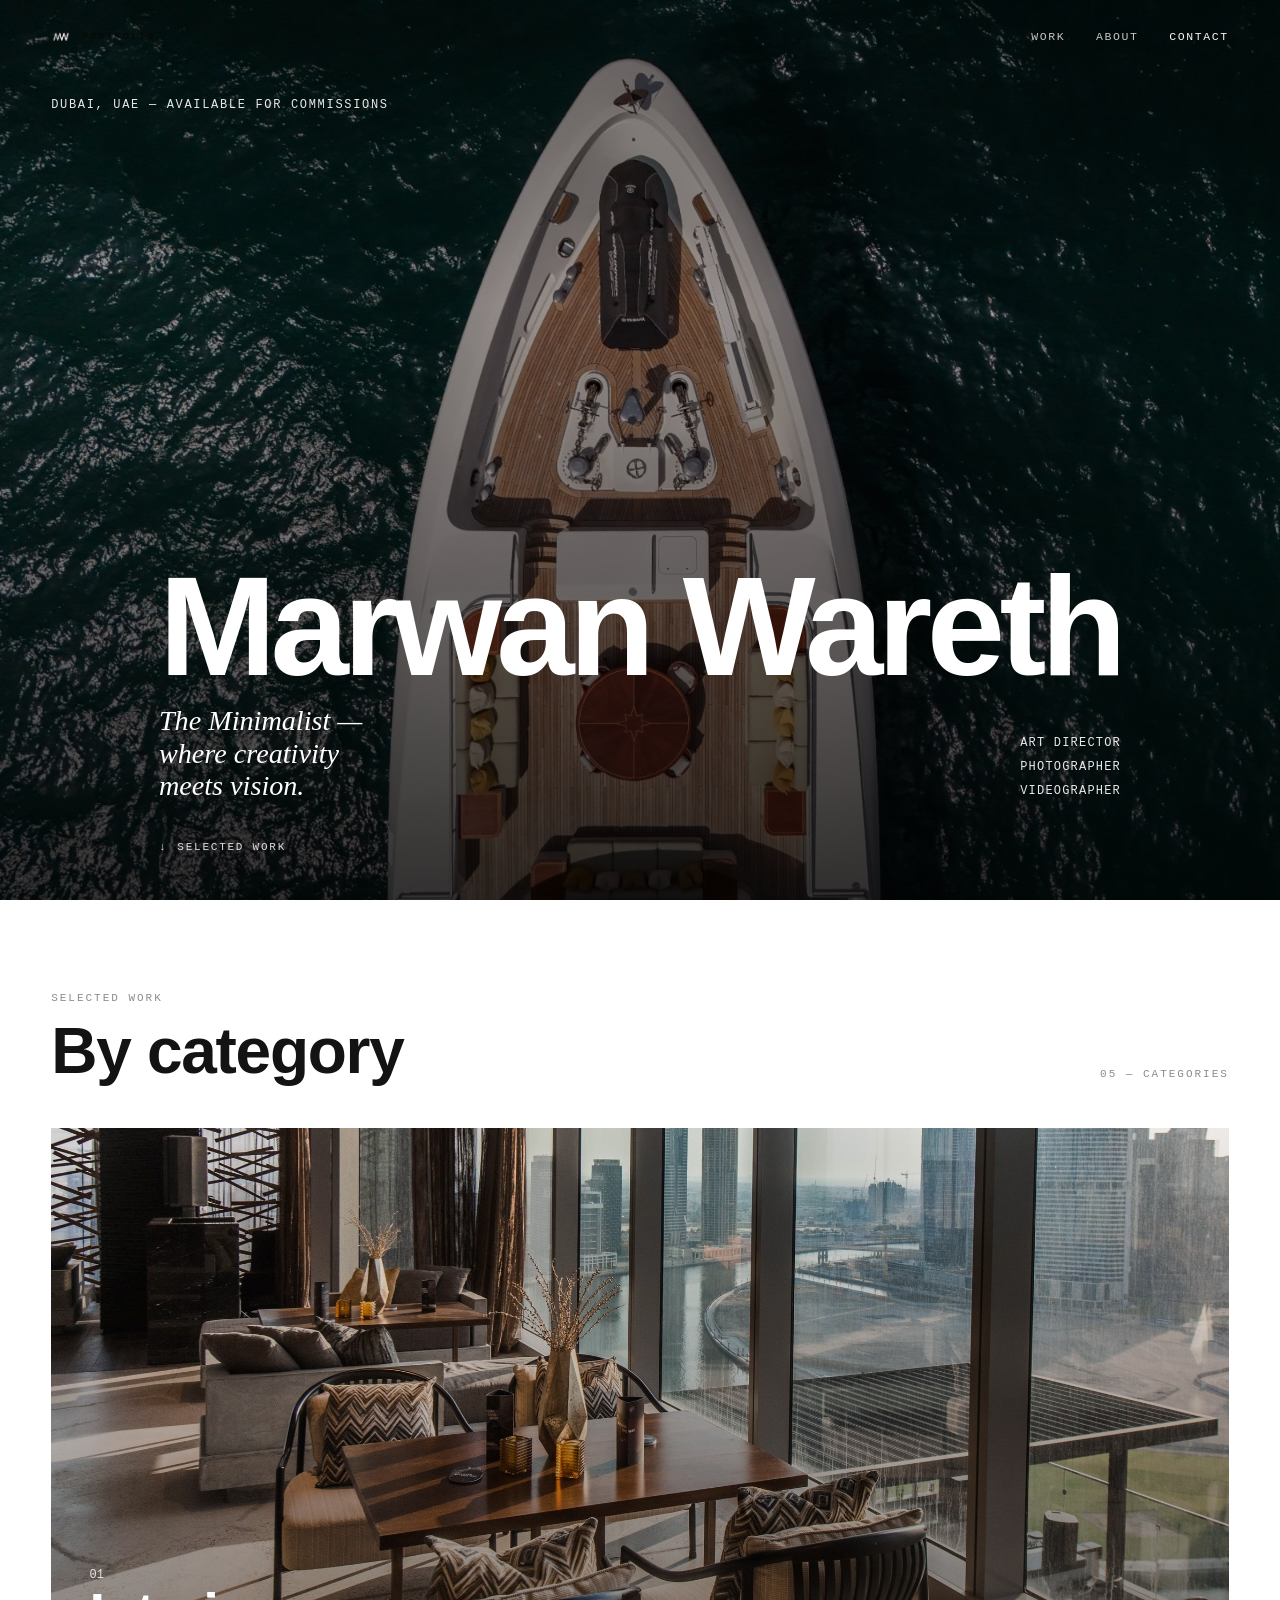
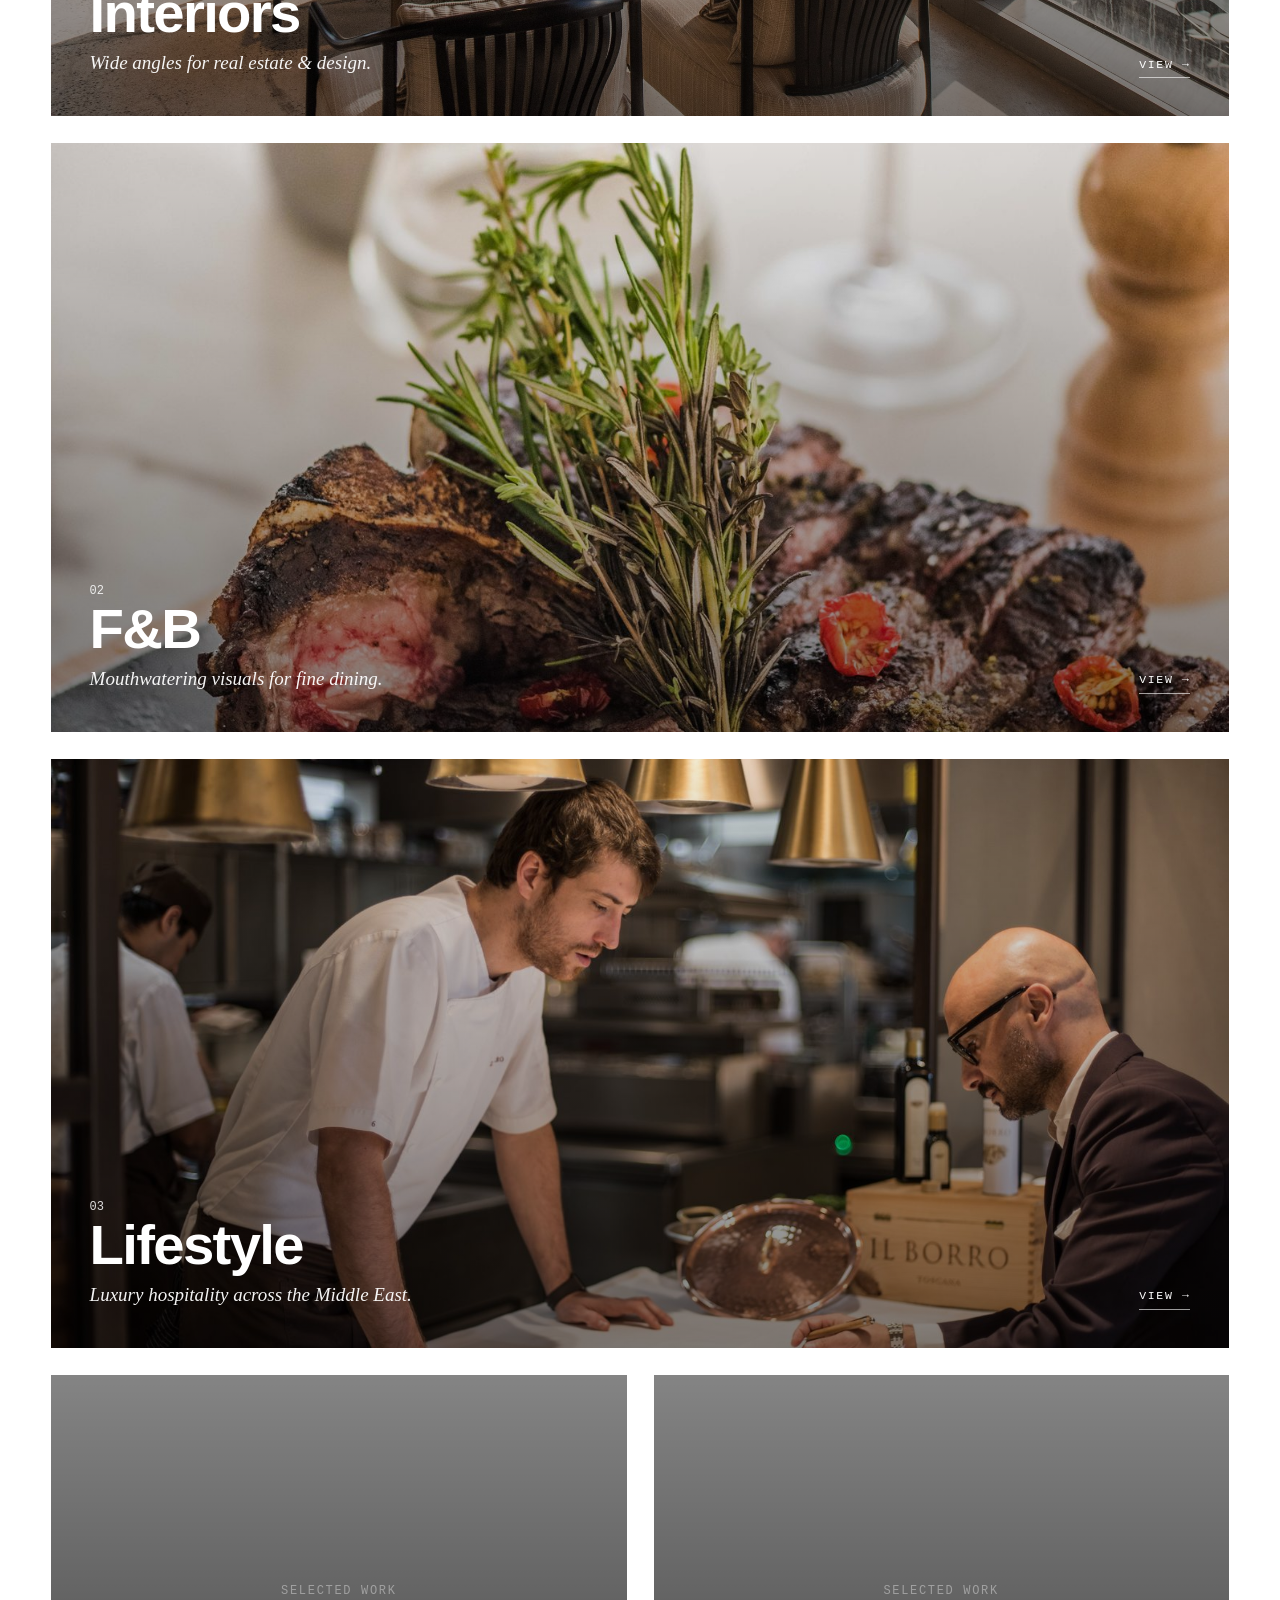
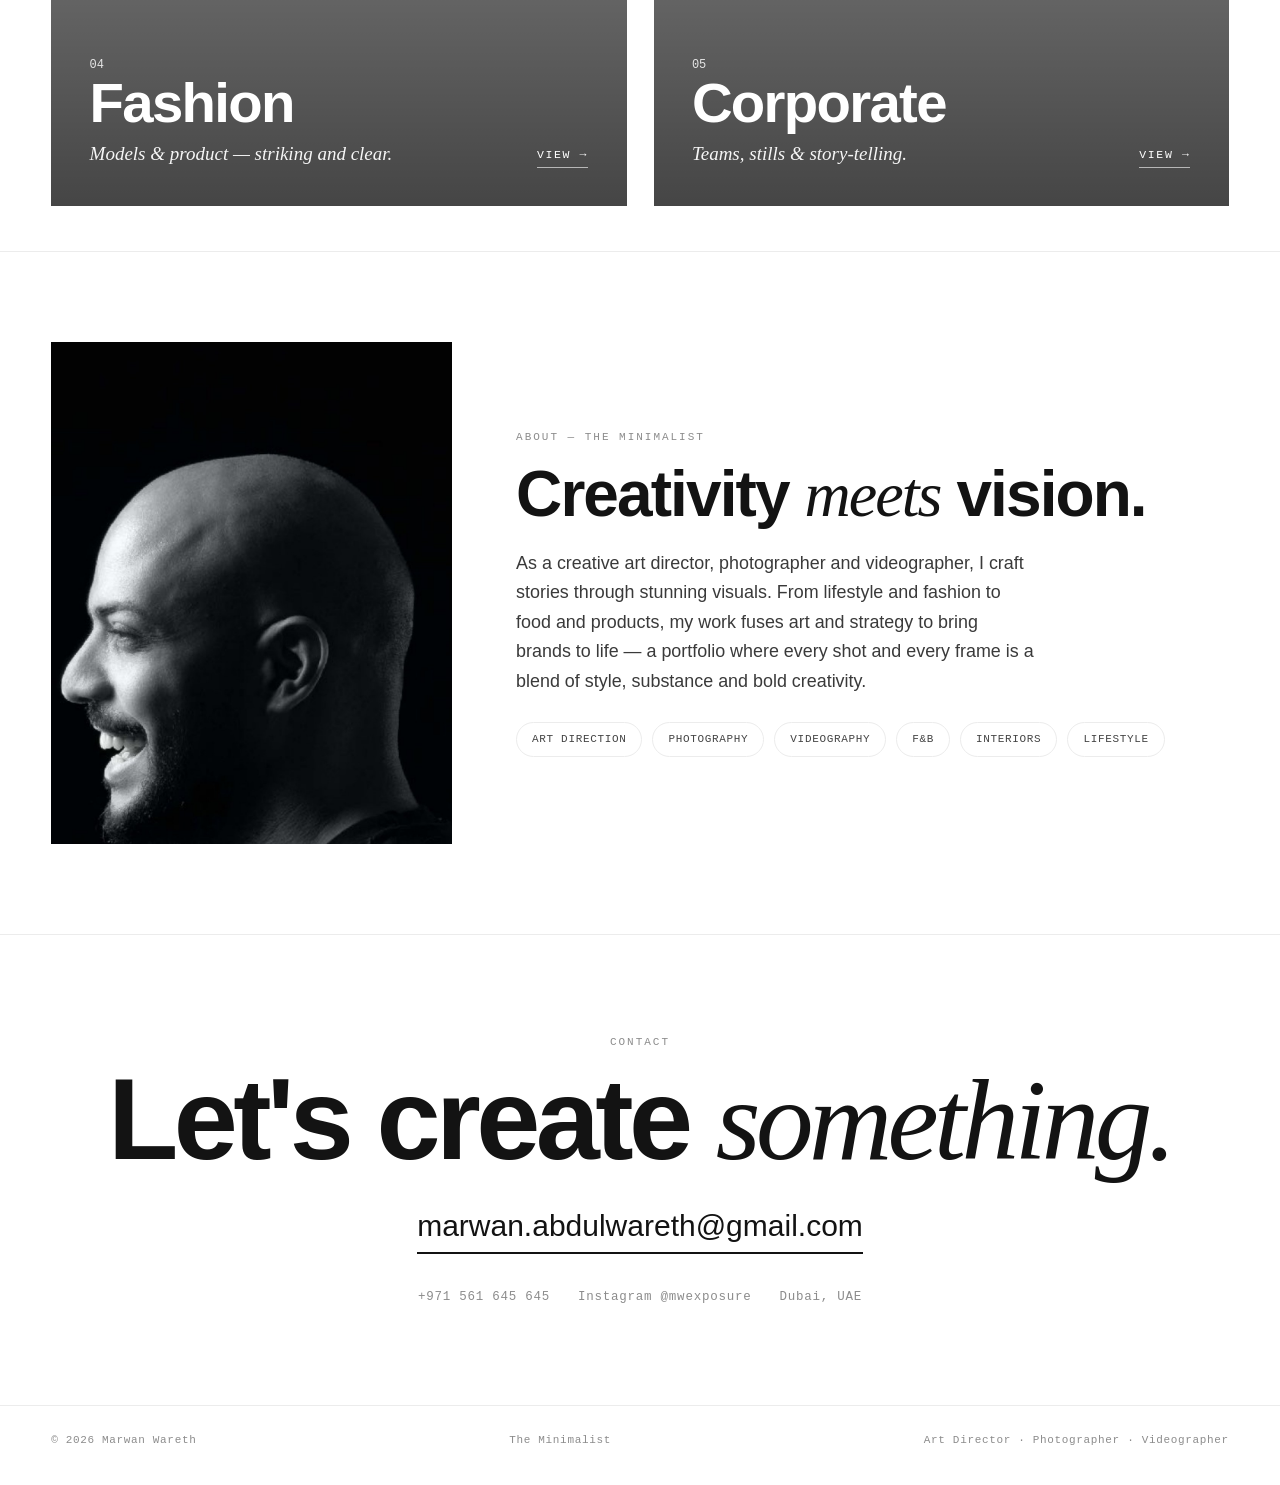
<file: index.html>
<!DOCTYPE html>
<html lang="en"><head>
<meta charset="UTF-8" /><meta name="viewport" content="width=device-width, initial-scale=1.0" />
<meta name="theme-color" content="#ffffff" />
<title>Marwan Wareth — Art Director, Photographer & Videographer in Dubai</title><meta name="description" content="Marwan Wareth — Dubai-based art director, photographer and videographer. Lifestyle, F&B, interiors, fashion and corporate visuals for hospitality and brands across the Middle East." />
<meta name="keywords" content="photographer Dubai, videographer Dubai, food photographer Dubai, interior photographer Dubai, art director Dubai" />
<meta name="author" content="Marwan Wareth" /><meta name="robots" content="index, follow, max-image-preview:large" />
<meta name="geo.region" content="AE-DU" /><meta name="geo.placename" content="Dubai" />
<link rel="canonical" href="https://marwanwareth.com/" />
<meta property="og:type" content="website" /><meta property="og:site_name" content="Marwan Wareth" />
<meta property="og:title" content="Marwan Wareth — Art Director, Photographer & Videographer in Dubai" /><meta property="og:description" content="Marwan Wareth — Dubai-based art director, photographer and videographer. Lifestyle, F&B, interiors, fashion and corporate visuals for hospitality and brands across the Middle East." />
<meta property="og:image" content="https://marwanwareth.com/img/og.jpg" /><meta name="twitter:card" content="summary_large_image" />
<link rel="stylesheet" href="assets/style.css" />
<link rel="icon" href="data:image/svg+xml,%3Csvg xmlns='http://www.w3.org/2000/svg' viewBox='0 0 100 100'%3E%3Crect width='100' height='100' fill='%23fff'/%3E%3Ctext x='50' y='70' font-family='Helvetica,Arial' font-size='52' font-weight='700' fill='%23131313' text-anchor='middle'%3EM%3C/text%3E%3C/svg%3E" />
</head><body class="">
<div class="site" id="site">
  <header id="hdr"><div class="nav">
    <a class="brand" href="index.html"><img src="img/logo-dark.png" alt="Marwan Wareth" /><span class="pf">Portfolio</span></a>
    <nav class="links"><a href="index.html#work">Work</a><a href="index.html#about">About</a><a href="index.html#contact" class="act">Contact</a></nav>
  </div></header>
  <section class="hero">
    <div class="heroimg" style="background-image:url(img/hero.jpg)"></div>
    <div class="wrap top"><div class="ein">Dubai, UAE — Available for commissions</div></div>
    <div class="wrap">
      <h1>Marwan Wareth</h1>
      <div class="role">
        <div class="tag">The Minimalist — where creativity meets vision.</div>
        <div class="meta">Art Director<br>Photographer<br>Videographer</div>
      </div>
      <div class="cue"><span>↓</span> Selected work</div>
    </div>
  </section>
  <section id="work" class="work"><div class="wrap">
    <div class="shead reveal"><div><div class="lbl">Selected work</div><h2 style="margin-top:12px">By category</h2></div>
      <div class="lbl">05 — Categories</div></div>
    <div class="feats reveal">
      <a class="feat" href="interiors.html">
        <div class="fimg" style="background-image:url(img/photo-02.jpg)"></div>
        <div class="cap"><div><span class="num">01</span><h3>Interiors</h3><div class="d">Wide angles for real estate & design.</div></div><span class="view">View →</span></div>
      </a>
      <a class="feat" href="food.html">
        <div class="fimg" style="background-image:url(img/food-04.jpg)"></div>
        <div class="cap"><div><span class="num">02</span><h3>F&amp;B</h3><div class="d">Mouthwatering visuals for fine dining.</div></div><span class="view">View →</span></div>
      </a>
      <a class="feat" href="lifestyle.html">
        <div class="fimg" style="background-image:url(img/lifestyle-00.jpg)"></div>
        <div class="cap"><div><span class="num">03</span><h3>Lifestyle</h3><div class="d">Luxury hospitality across the Middle East.</div></div><span class="view">View →</span></div>
      </a>
      <div class="dualrow">
        <a class="feat small ph" href="fashion.html">
          <div class="fimg"><span>Selected work</span></div>
          <div class="cap"><div><span class="num">04</span><h3>Fashion</h3><div class="d">Models & product — striking and clear.</div></div><span class="view">View →</span></div>
        </a>
        <a class="feat small ph" href="corporate.html">
          <div class="fimg"><span>Selected work</span></div>
          <div class="cap"><div><span class="num">05</span><h3>Corporate</h3><div class="d">Teams, stills & story-telling.</div></div><span class="view">View →</span></div>
        </a>
      </div>
    </div>
  </div></section>
  <section id="about" class="about"><div class="wrap grid">
    <div class="portrait reveal" style="background-image:url(img/portrait.jpg)"></div>
    <div class="reveal">
      <div class="lbl">About — The Minimalist</div>
      <h2 style="margin-top:16px">Creativity <em>meets</em> vision.</h2>
      <p>As a creative art director, photographer and videographer, I craft stories through stunning visuals. From lifestyle and fashion to food and products, my work fuses art and strategy to bring brands to life — a portfolio where every shot and every frame is a blend of style, substance and bold creativity.</p>
      <div class="caps"><span>Art Direction</span><span>Photography</span><span>Videography</span><span>F&amp;B</span><span>Interiors</span><span>Lifestyle</span></div>
    </div>
  </div></section>
  <section id="contact" class="contact reveal"><div class="wrap">
    <div class="lbl">Contact</div>
    <h2 style="margin-top:18px">Let's create <em>something.</em></h2>
    <a class="mail" href="mailto:marwan.abdulwareth@gmail.com">marwan.abdulwareth@gmail.com</a>
    <div class="lines">
      <a href="tel:+971561645645">+971 561 645 645</a>
      <a href="https://instagram.com/mwexposure" target="_blank" rel="noopener">Instagram @mwexposure</a>
      <span>Dubai, UAE</span>
    </div>
  </div></section>
  <footer><div class="wrap frow">
    <span>© 2026 Marwan Wareth</span><span>The Minimalist</span><span>Art Director · Photographer · Videographer</span>
  </div></footer>
  </div>
  <div class="lb" id="lb"><span class="x">✕ CLOSE (ESC)</span><img alt="" /></div>
  <script src="assets/app.js"></script>
</body></html>
</file>
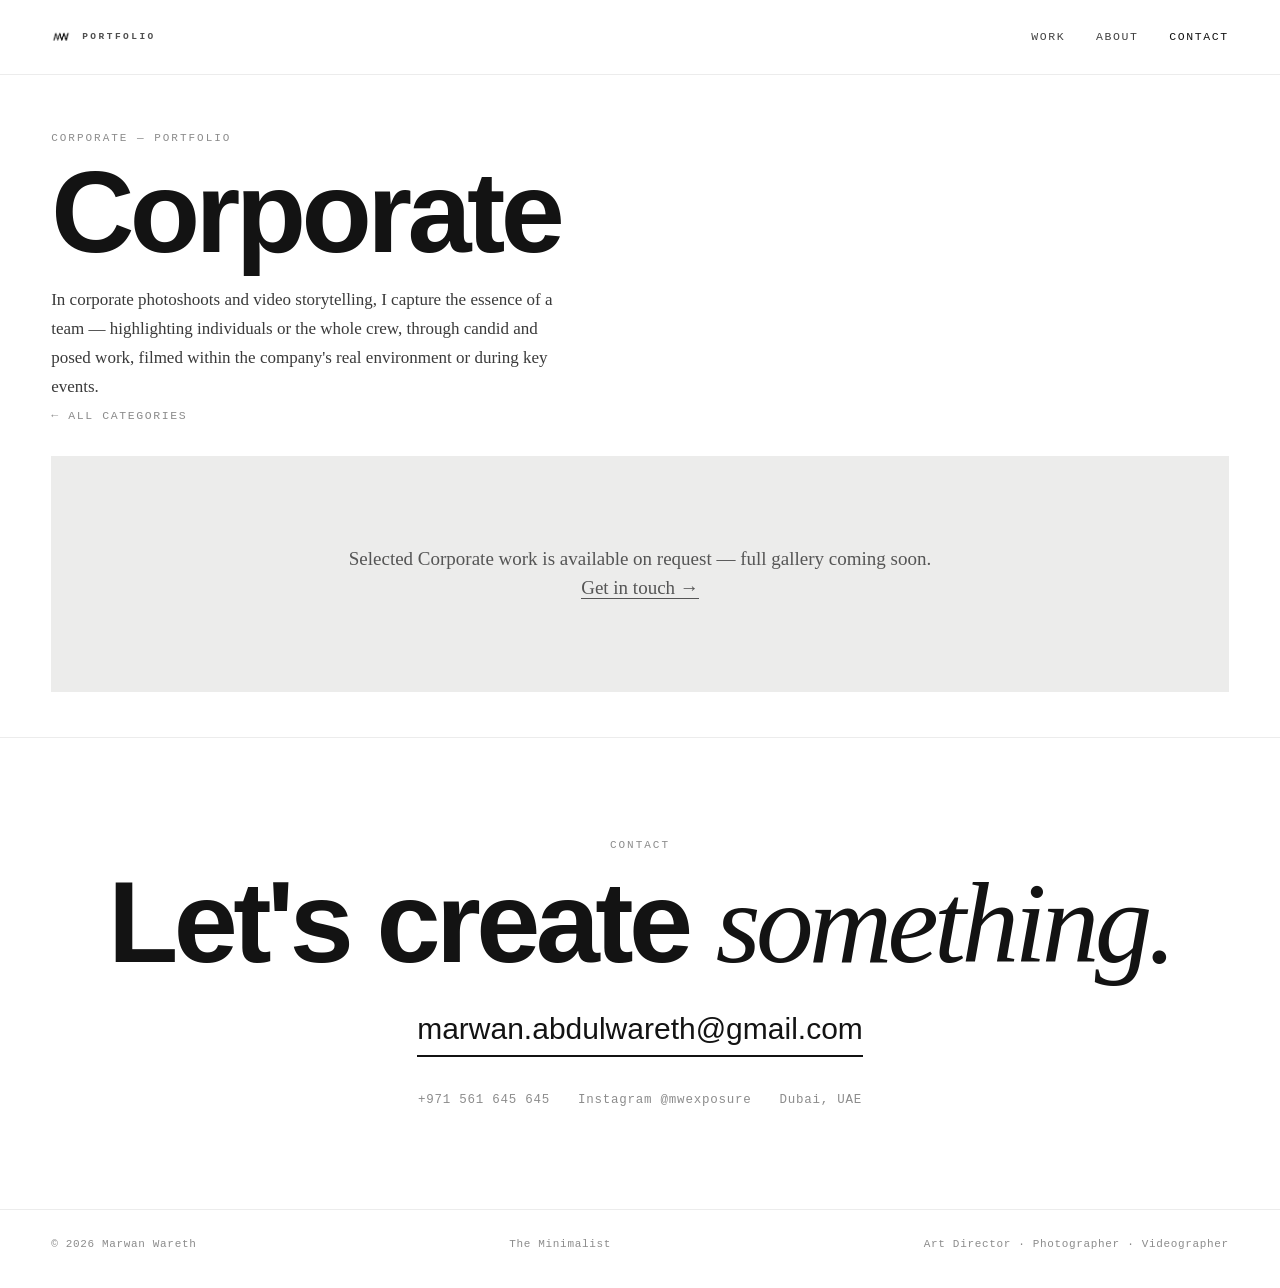
<file: corporate.html>
<!DOCTYPE html>
<html lang="en"><head>
<meta charset="UTF-8" /><meta name="viewport" content="width=device-width, initial-scale=1.0" />
<meta name="theme-color" content="#ffffff" />
<title>Corporate Photography & Video in Dubai — Marwan Wareth</title><meta name="description" content="In corporate photoshoots and video storytelling, I capture the essence of a team — highlighting individuals or the whole crew, through candid and pose" />
<meta name="keywords" content="corporate photographer Dubai, corporate video Dubai" />
<meta name="author" content="Marwan Wareth" /><meta name="robots" content="index, follow, max-image-preview:large" />
<meta name="geo.region" content="AE-DU" /><meta name="geo.placename" content="Dubai" />
<link rel="canonical" href="https://marwanwareth.com/corporate.html" />
<meta property="og:type" content="website" /><meta property="og:site_name" content="Marwan Wareth" />
<meta property="og:title" content="Corporate Photography & Video in Dubai — Marwan Wareth" /><meta property="og:description" content="In corporate photoshoots and video storytelling, I capture the essence of a team — highlighting individuals or the whole crew, through candid and pose" />
<meta property="og:image" content="https://marwanwareth.com/img/og.jpg" /><meta name="twitter:card" content="summary_large_image" />
<link rel="stylesheet" href="assets/style.css" />
<link rel="icon" href="data:image/svg+xml,%3Csvg xmlns='http://www.w3.org/2000/svg' viewBox='0 0 100 100'%3E%3Crect width='100' height='100' fill='%23fff'/%3E%3Ctext x='50' y='70' font-family='Helvetica,Arial' font-size='52' font-weight='700' fill='%23131313' text-anchor='middle'%3EM%3C/text%3E%3C/svg%3E" />
</head><body class="sub">
<div class="site" id="site">
  <header id="hdr"><div class="nav">
    <a class="brand" href="index.html"><img src="img/logo-dark.png" alt="Marwan Wareth" /><span class="pf">Portfolio</span></a>
    <nav class="links"><a href="index.html#work">Work</a><a href="index.html#about">About</a><a href="index.html#contact" class="act">Contact</a></nav>
  </div></header>
  <section class="phead"><div class="wrap">
    <div class="lbl reveal">Corporate — Portfolio</div>
    <h1 class="reveal" style="margin-top:14px">Corporate</h1>
    <p class="reveal">In corporate photoshoots and video storytelling, I capture the essence of a team — highlighting individuals or the whole crew, through candid and posed work, filmed within the company's real environment or during key events.</p>
    <a class="back reveal" href="index.html#work">← All categories</a>
  </div></section><section class="work" style="padding-top:0"><div class="wrap"><div class="emptynote reveal">Selected Corporate work is available on request — full gallery coming soon.<br><a href="mailto:marwan.abdulwareth@gmail.com" style="border-bottom:1px solid #555">Get in touch →</a></div></div></section>
  <section id="contact" class="contact reveal"><div class="wrap">
    <div class="lbl">Contact</div>
    <h2 style="margin-top:18px">Let's create <em>something.</em></h2>
    <a class="mail" href="mailto:marwan.abdulwareth@gmail.com">marwan.abdulwareth@gmail.com</a>
    <div class="lines">
      <a href="tel:+971561645645">+971 561 645 645</a>
      <a href="https://instagram.com/mwexposure" target="_blank" rel="noopener">Instagram @mwexposure</a>
      <span>Dubai, UAE</span>
    </div>
  </div></section>
  <footer><div class="wrap frow">
    <span>© 2026 Marwan Wareth</span><span>The Minimalist</span><span>Art Director · Photographer · Videographer</span>
  </div></footer>
  </div>
  <div class="lb" id="lb"><span class="x">✕ CLOSE (ESC)</span><img alt="" /></div>
  
  <script src="assets/app.js"></script>
</body></html>
</file>
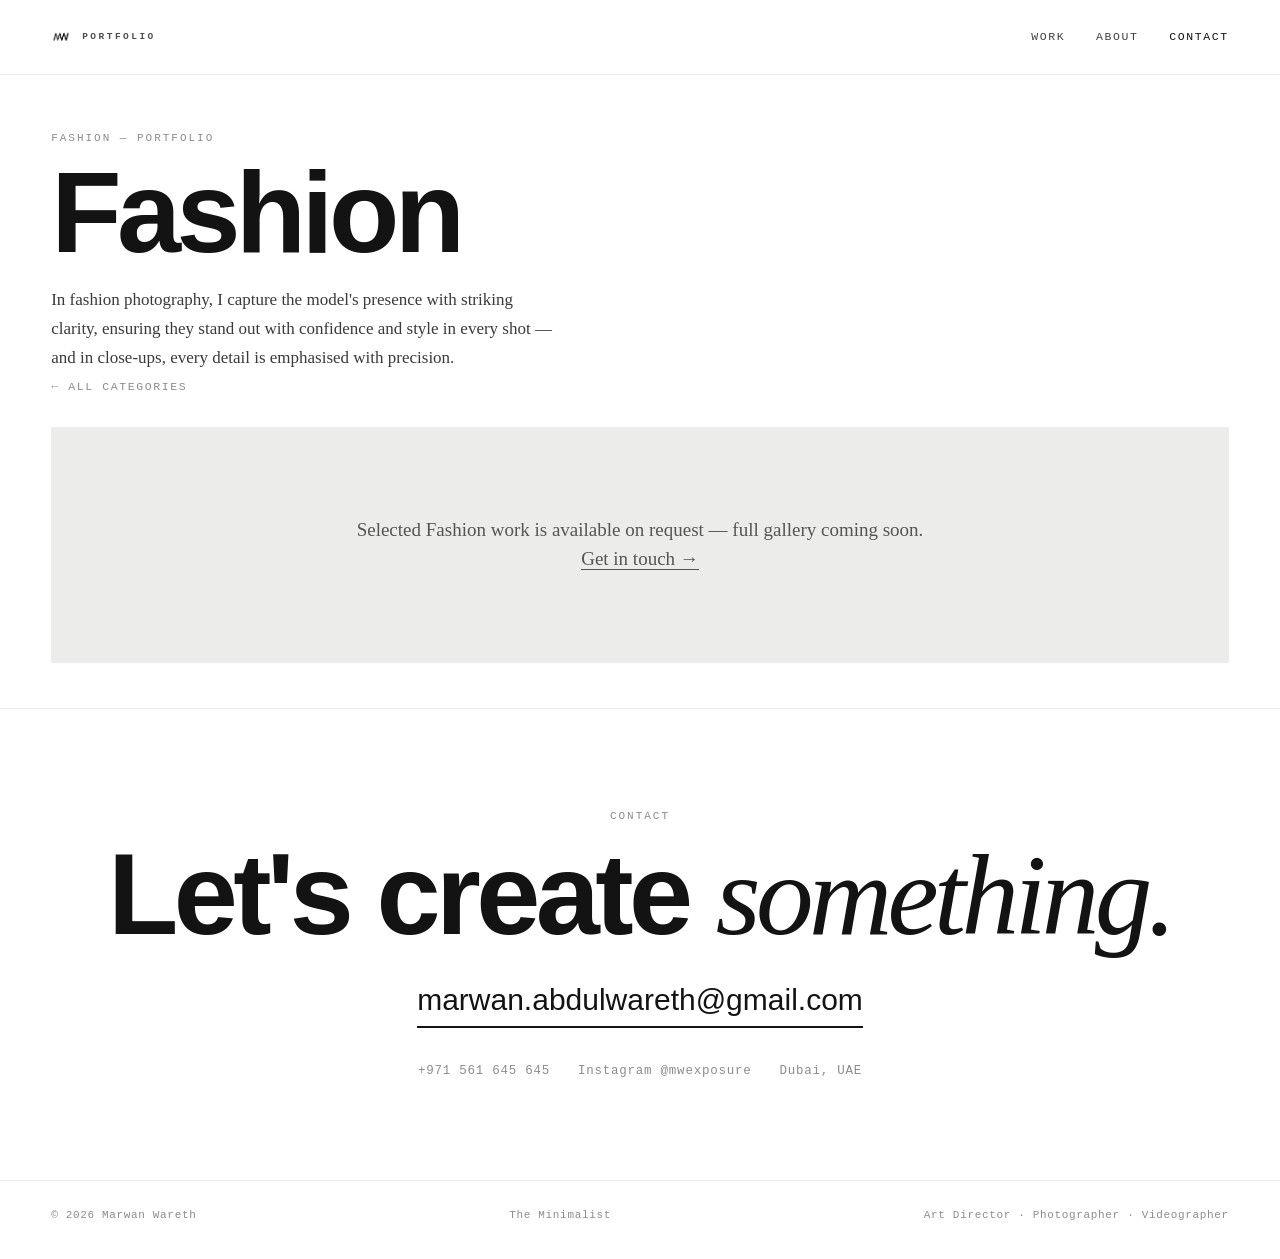
<file: fashion.html>
<!DOCTYPE html>
<html lang="en"><head>
<meta charset="UTF-8" /><meta name="viewport" content="width=device-width, initial-scale=1.0" />
<meta name="theme-color" content="#ffffff" />
<title>Fashion Photographer in Dubai — Marwan Wareth</title><meta name="description" content="In fashion photography, I capture the model's presence with striking clarity, ensuring they stand out with confidence and style in every shot — and in" />
<meta name="keywords" content="fashion photographer Dubai" />
<meta name="author" content="Marwan Wareth" /><meta name="robots" content="index, follow, max-image-preview:large" />
<meta name="geo.region" content="AE-DU" /><meta name="geo.placename" content="Dubai" />
<link rel="canonical" href="https://marwanwareth.com/fashion.html" />
<meta property="og:type" content="website" /><meta property="og:site_name" content="Marwan Wareth" />
<meta property="og:title" content="Fashion Photographer in Dubai — Marwan Wareth" /><meta property="og:description" content="In fashion photography, I capture the model's presence with striking clarity, ensuring they stand out with confidence and style in every shot — and in" />
<meta property="og:image" content="https://marwanwareth.com/img/og.jpg" /><meta name="twitter:card" content="summary_large_image" />
<link rel="stylesheet" href="assets/style.css" />
<link rel="icon" href="data:image/svg+xml,%3Csvg xmlns='http://www.w3.org/2000/svg' viewBox='0 0 100 100'%3E%3Crect width='100' height='100' fill='%23fff'/%3E%3Ctext x='50' y='70' font-family='Helvetica,Arial' font-size='52' font-weight='700' fill='%23131313' text-anchor='middle'%3EM%3C/text%3E%3C/svg%3E" />
</head><body class="sub">
<div class="site" id="site">
  <header id="hdr"><div class="nav">
    <a class="brand" href="index.html"><img src="img/logo-dark.png" alt="Marwan Wareth" /><span class="pf">Portfolio</span></a>
    <nav class="links"><a href="index.html#work">Work</a><a href="index.html#about">About</a><a href="index.html#contact" class="act">Contact</a></nav>
  </div></header>
  <section class="phead"><div class="wrap">
    <div class="lbl reveal">Fashion — Portfolio</div>
    <h1 class="reveal" style="margin-top:14px">Fashion</h1>
    <p class="reveal">In fashion photography, I capture the model's presence with striking clarity, ensuring they stand out with confidence and style in every shot — and in close-ups, every detail is emphasised with precision.</p>
    <a class="back reveal" href="index.html#work">← All categories</a>
  </div></section><section class="work" style="padding-top:0"><div class="wrap"><div class="emptynote reveal">Selected Fashion work is available on request — full gallery coming soon.<br><a href="mailto:marwan.abdulwareth@gmail.com" style="border-bottom:1px solid #555">Get in touch →</a></div></div></section>
  <section id="contact" class="contact reveal"><div class="wrap">
    <div class="lbl">Contact</div>
    <h2 style="margin-top:18px">Let's create <em>something.</em></h2>
    <a class="mail" href="mailto:marwan.abdulwareth@gmail.com">marwan.abdulwareth@gmail.com</a>
    <div class="lines">
      <a href="tel:+971561645645">+971 561 645 645</a>
      <a href="https://instagram.com/mwexposure" target="_blank" rel="noopener">Instagram @mwexposure</a>
      <span>Dubai, UAE</span>
    </div>
  </div></section>
  <footer><div class="wrap frow">
    <span>© 2026 Marwan Wareth</span><span>The Minimalist</span><span>Art Director · Photographer · Videographer</span>
  </div></footer>
  </div>
  <div class="lb" id="lb"><span class="x">✕ CLOSE (ESC)</span><img alt="" /></div>
  
  <script src="assets/app.js"></script>
</body></html>
</file>
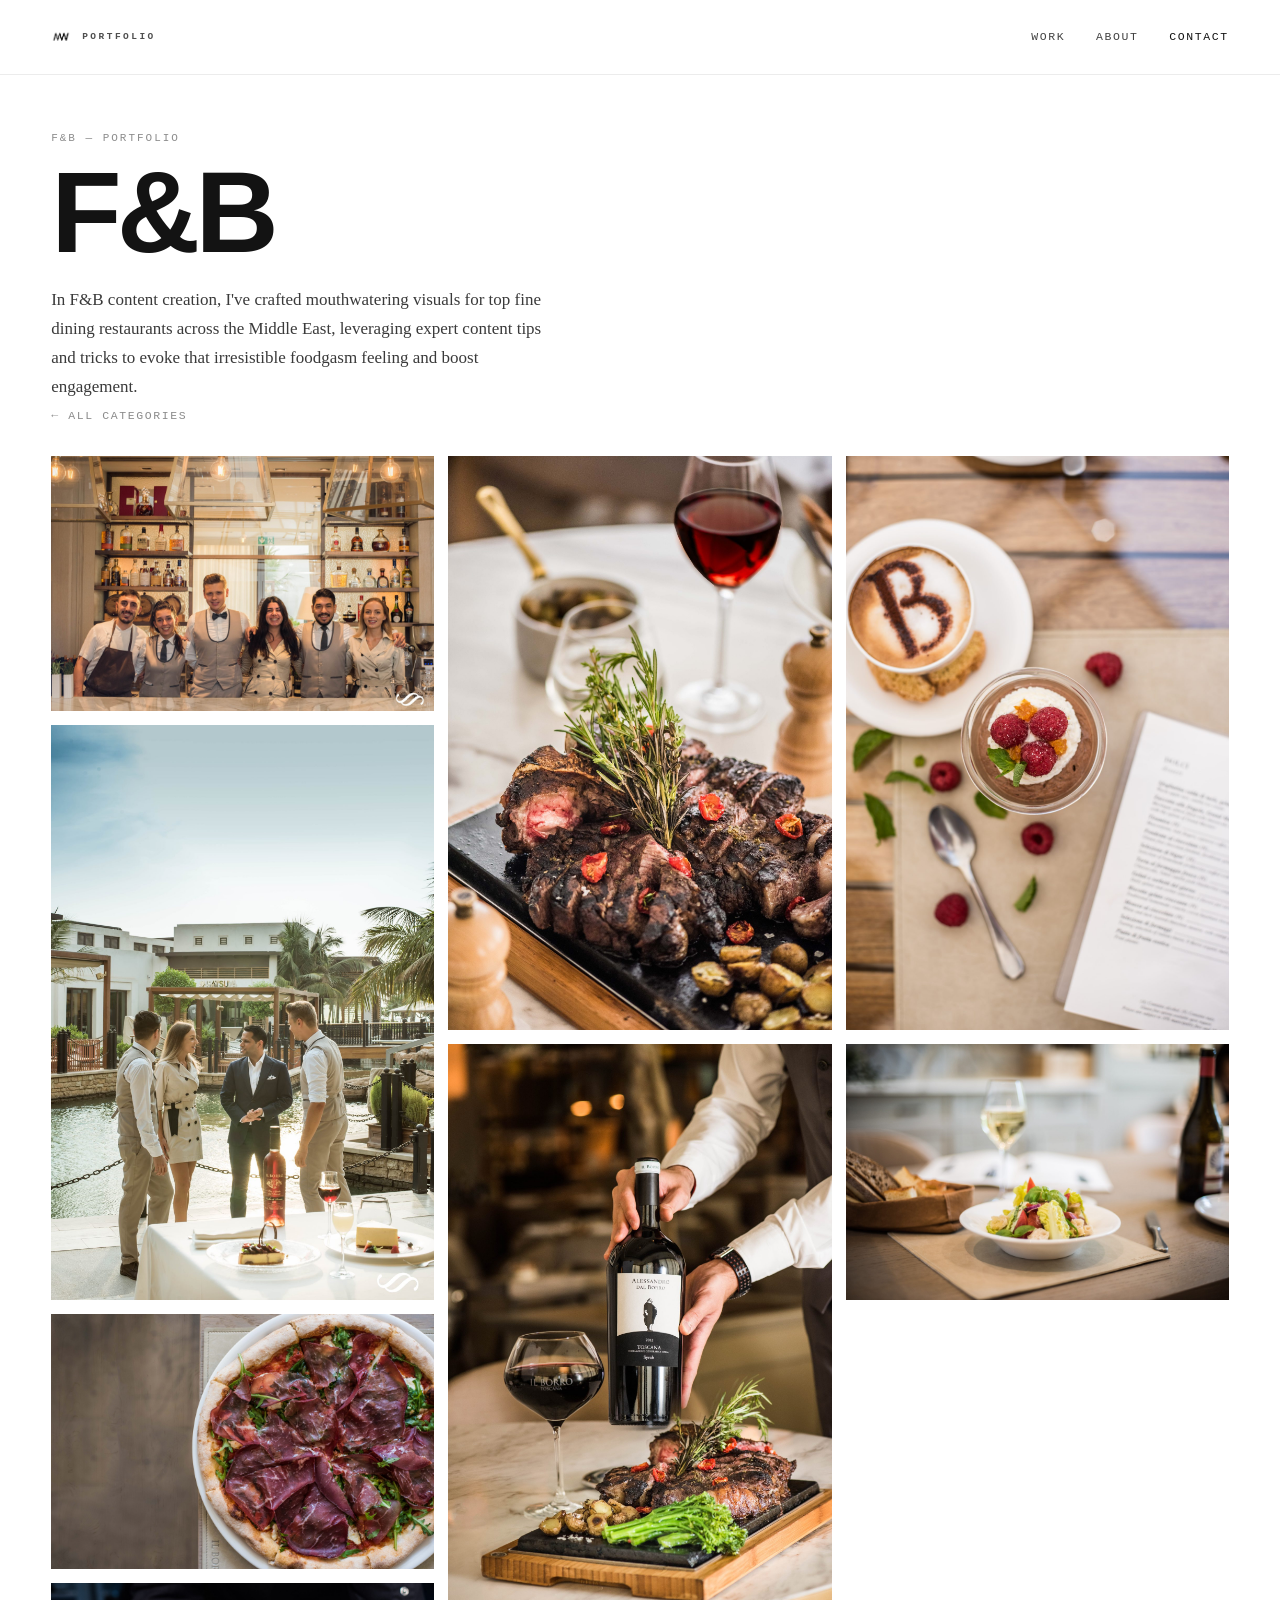
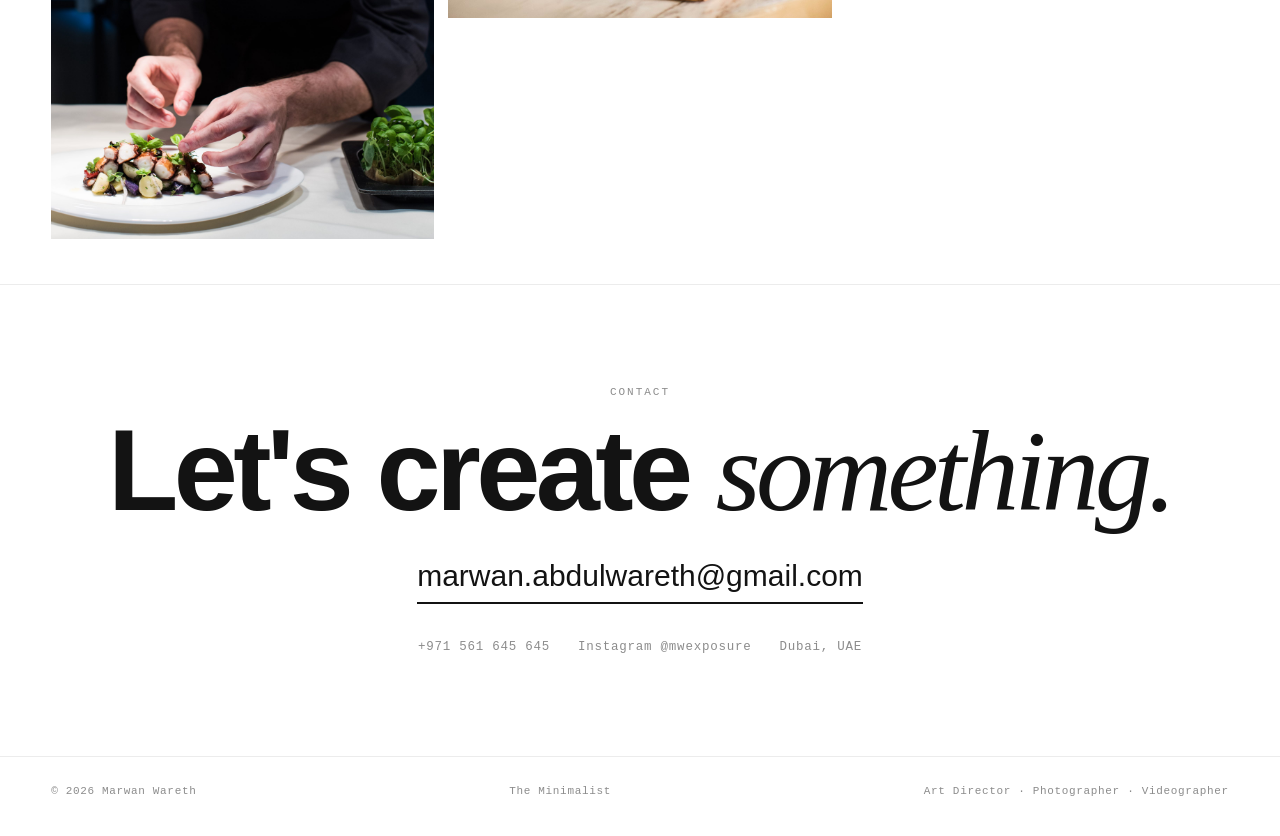
<file: food.html>
<!DOCTYPE html>
<html lang="en"><head>
<meta charset="UTF-8" /><meta name="viewport" content="width=device-width, initial-scale=1.0" />
<meta name="theme-color" content="#ffffff" />
<title>Food & Beverage Photographer in Dubai — Marwan Wareth</title><meta name="description" content="In F&B content creation, I've crafted mouthwatering visuals for top fine dining restaurants across the Middle East, leveraging expert content tips and" />
<meta name="keywords" content="food photographer Dubai, restaurant photographer Dubai" />
<meta name="author" content="Marwan Wareth" /><meta name="robots" content="index, follow, max-image-preview:large" />
<meta name="geo.region" content="AE-DU" /><meta name="geo.placename" content="Dubai" />
<link rel="canonical" href="https://marwanwareth.com/food.html" />
<meta property="og:type" content="website" /><meta property="og:site_name" content="Marwan Wareth" />
<meta property="og:title" content="Food & Beverage Photographer in Dubai — Marwan Wareth" /><meta property="og:description" content="In F&B content creation, I've crafted mouthwatering visuals for top fine dining restaurants across the Middle East, leveraging expert content tips and" />
<meta property="og:image" content="https://marwanwareth.com/img/og.jpg" /><meta name="twitter:card" content="summary_large_image" />
<link rel="stylesheet" href="assets/style.css" />
<link rel="icon" href="data:image/svg+xml,%3Csvg xmlns='http://www.w3.org/2000/svg' viewBox='0 0 100 100'%3E%3Crect width='100' height='100' fill='%23fff'/%3E%3Ctext x='50' y='70' font-family='Helvetica,Arial' font-size='52' font-weight='700' fill='%23131313' text-anchor='middle'%3EM%3C/text%3E%3C/svg%3E" />
</head><body class="sub">
<div class="site" id="site">
  <header id="hdr"><div class="nav">
    <a class="brand" href="index.html"><img src="img/logo-dark.png" alt="Marwan Wareth" /><span class="pf">Portfolio</span></a>
    <nav class="links"><a href="index.html#work">Work</a><a href="index.html#about">About</a><a href="index.html#contact" class="act">Contact</a></nav>
  </div></header>
  <section class="phead"><div class="wrap">
    <div class="lbl reveal">F&amp;B — Portfolio</div>
    <h1 class="reveal" style="margin-top:14px">F&amp;B</h1>
    <p class="reveal">In F&amp;B content creation, I've crafted mouthwatering visuals for top fine dining restaurants across the Middle East, leveraging expert content tips and tricks to evoke that irresistible foodgasm feeling and boost engagement.</p>
    <a class="back reveal" href="index.html#work">← All categories</a>
  </div></section><section class="work" style="padding-top:0"><div class="wrap"><div class="masonry reveal" id="masonry"></div></div></section>
  <section id="contact" class="contact reveal"><div class="wrap">
    <div class="lbl">Contact</div>
    <h2 style="margin-top:18px">Let's create <em>something.</em></h2>
    <a class="mail" href="mailto:marwan.abdulwareth@gmail.com">marwan.abdulwareth@gmail.com</a>
    <div class="lines">
      <a href="tel:+971561645645">+971 561 645 645</a>
      <a href="https://instagram.com/mwexposure" target="_blank" rel="noopener">Instagram @mwexposure</a>
      <span>Dubai, UAE</span>
    </div>
  </div></section>
  <footer><div class="wrap frow">
    <span>© 2026 Marwan Wareth</span><span>The Minimalist</span><span>Art Director · Photographer · Videographer</span>
  </div></footer>
  </div>
  <div class="lb" id="lb"><span class="x">✕ CLOSE (ESC)</span><img alt="" /></div>
  <script>window.GALLERY=["food-00","food-01","food-02","food-03","food-04","food-05","food-06","food-07"];</script>
  <script src="assets/app.js"></script>
</body></html>
</file>
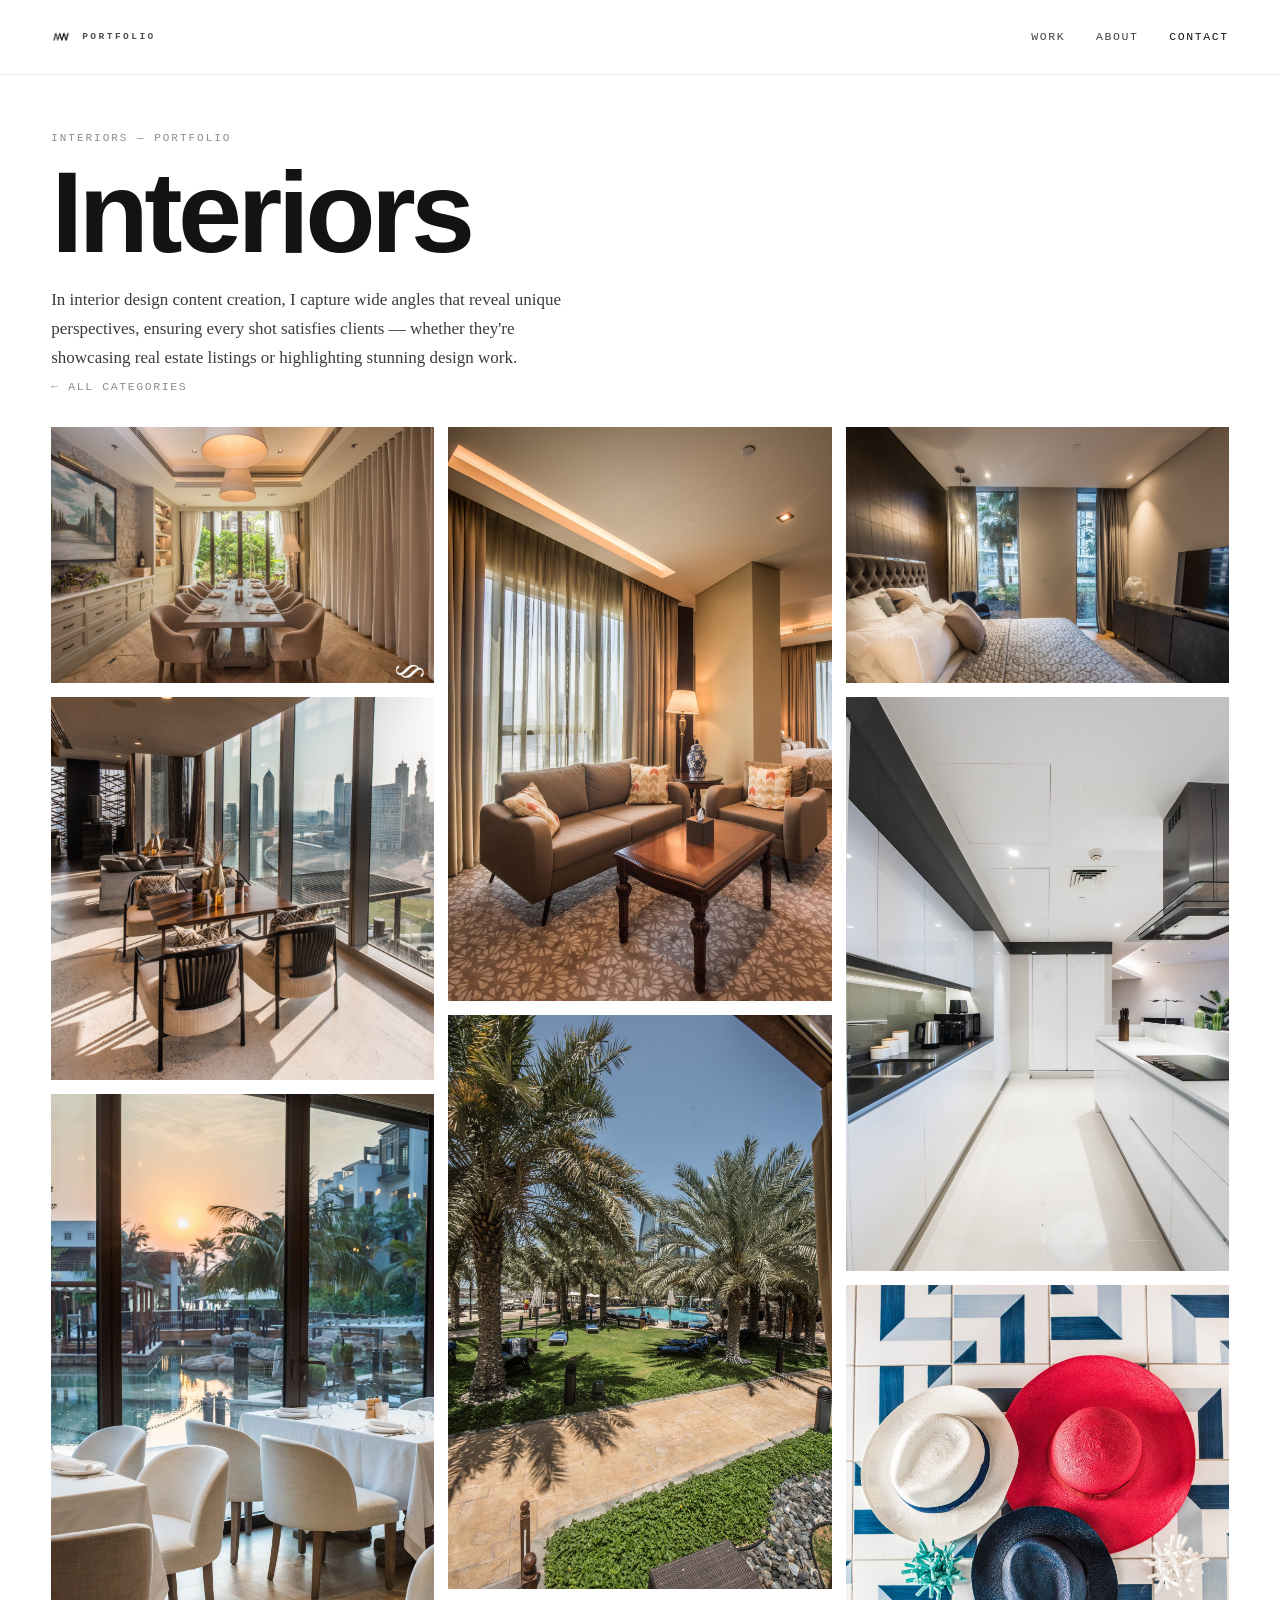
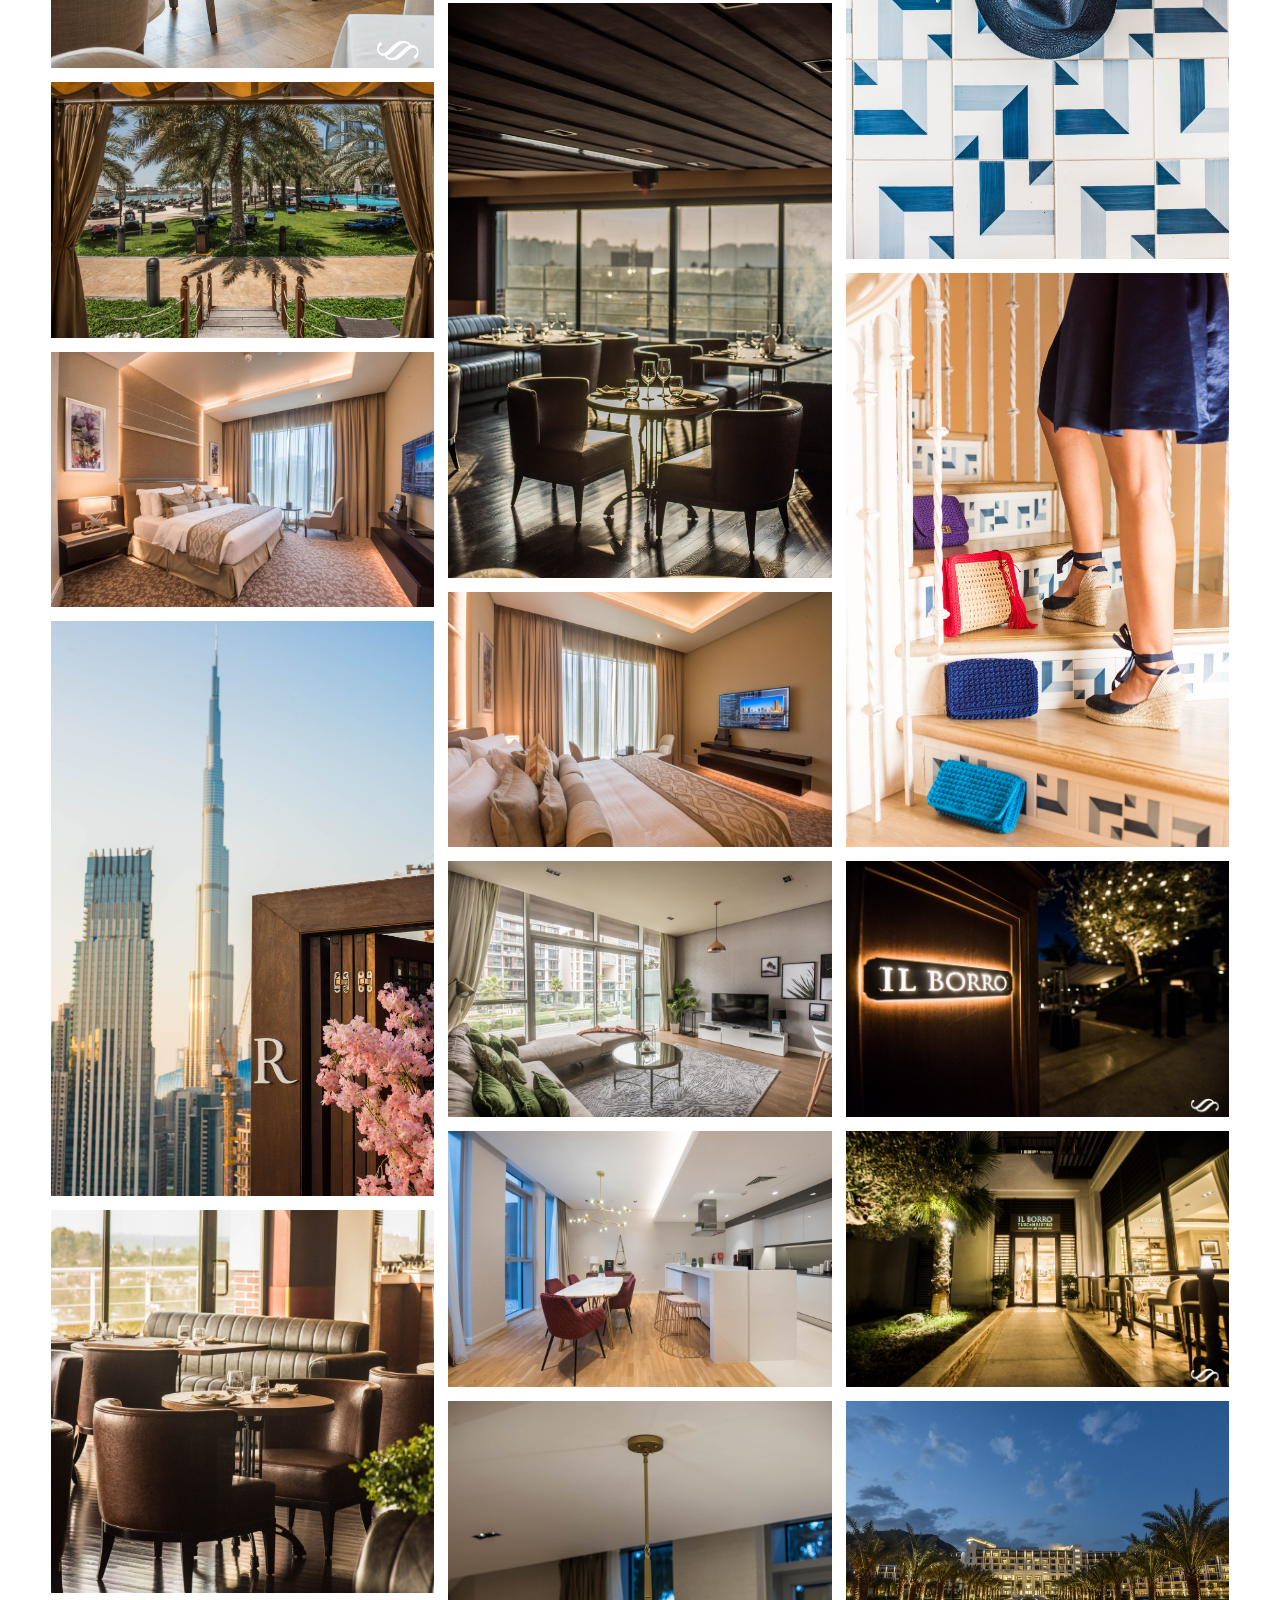
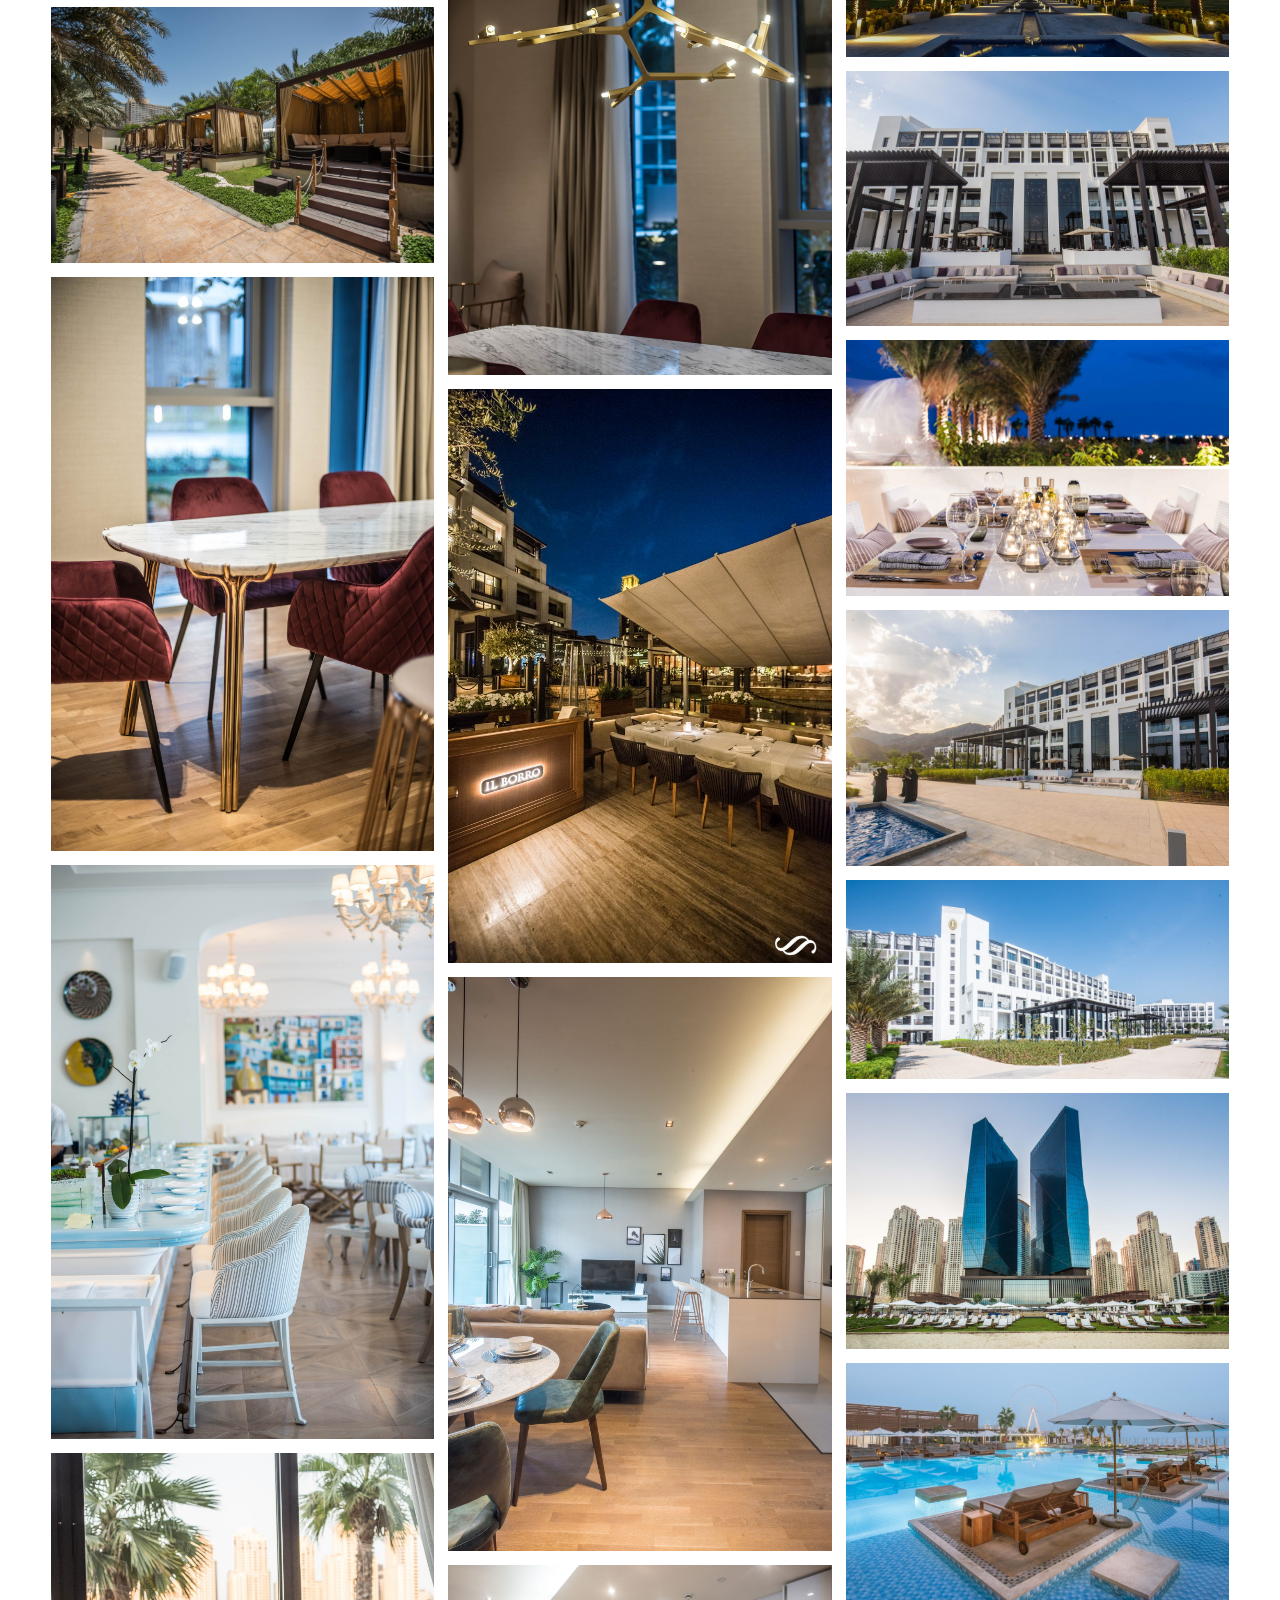
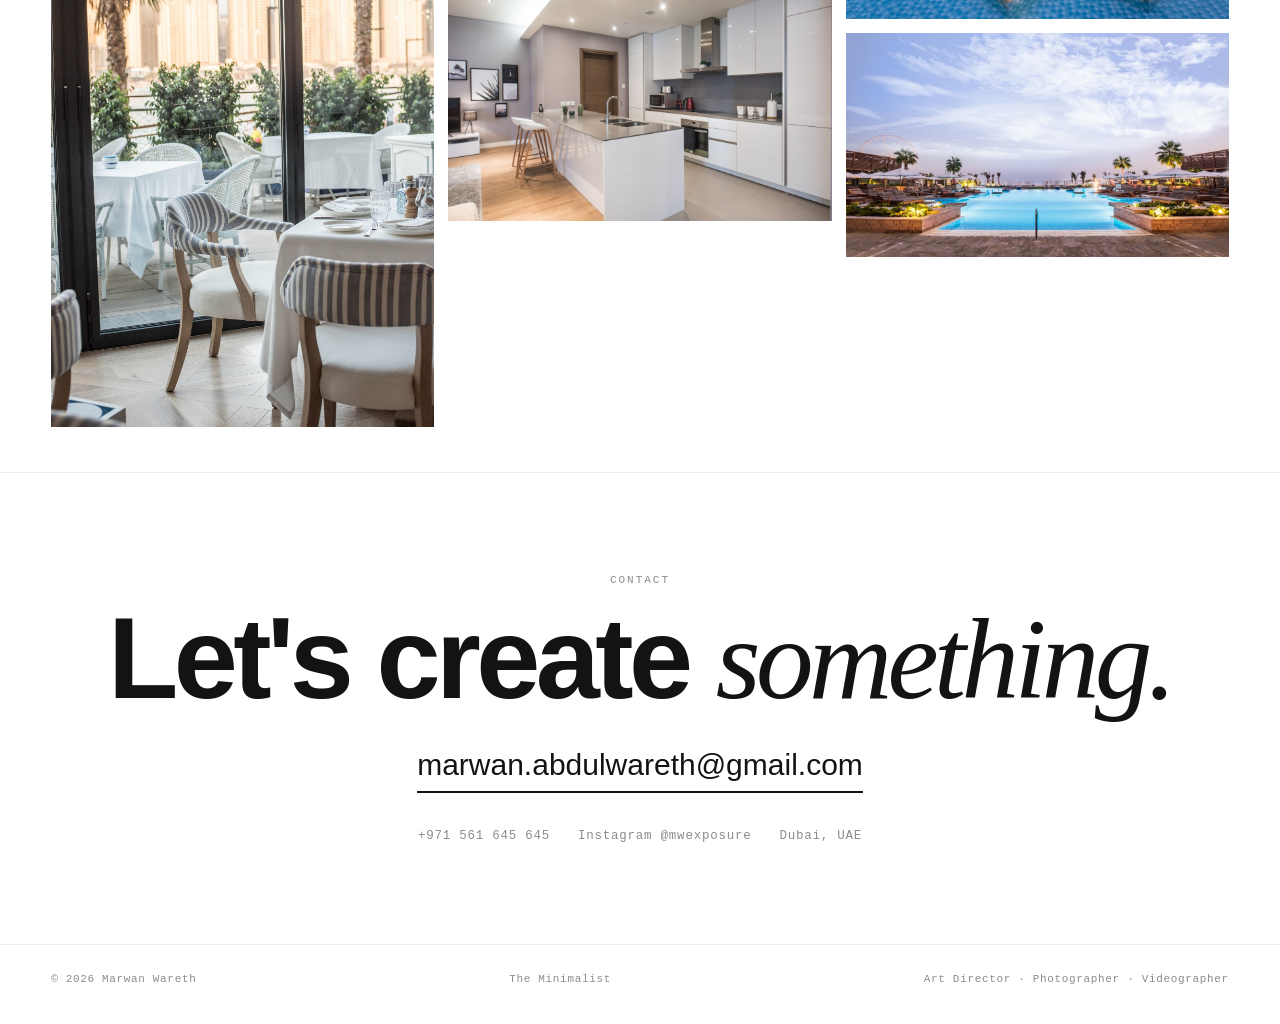
<file: interiors.html>
<!DOCTYPE html>
<html lang="en"><head>
<meta charset="UTF-8" /><meta name="viewport" content="width=device-width, initial-scale=1.0" />
<meta name="theme-color" content="#ffffff" />
<title>Interior & Real Estate Photographer in Dubai — Marwan Wareth</title><meta name="description" content="In interior design content creation, I capture wide angles that reveal unique perspectives, ensuring every shot satisfies clients — whether they're sh" />
<meta name="keywords" content="interior photographer Dubai, real estate photographer Dubai" />
<meta name="author" content="Marwan Wareth" /><meta name="robots" content="index, follow, max-image-preview:large" />
<meta name="geo.region" content="AE-DU" /><meta name="geo.placename" content="Dubai" />
<link rel="canonical" href="https://marwanwareth.com/interiors.html" />
<meta property="og:type" content="website" /><meta property="og:site_name" content="Marwan Wareth" />
<meta property="og:title" content="Interior & Real Estate Photographer in Dubai — Marwan Wareth" /><meta property="og:description" content="In interior design content creation, I capture wide angles that reveal unique perspectives, ensuring every shot satisfies clients — whether they're sh" />
<meta property="og:image" content="https://marwanwareth.com/img/og.jpg" /><meta name="twitter:card" content="summary_large_image" />
<link rel="stylesheet" href="assets/style.css" />
<link rel="icon" href="data:image/svg+xml,%3Csvg xmlns='http://www.w3.org/2000/svg' viewBox='0 0 100 100'%3E%3Crect width='100' height='100' fill='%23fff'/%3E%3Ctext x='50' y='70' font-family='Helvetica,Arial' font-size='52' font-weight='700' fill='%23131313' text-anchor='middle'%3EM%3C/text%3E%3C/svg%3E" />
</head><body class="sub">
<div class="site" id="site">
  <header id="hdr"><div class="nav">
    <a class="brand" href="index.html"><img src="img/logo-dark.png" alt="Marwan Wareth" /><span class="pf">Portfolio</span></a>
    <nav class="links"><a href="index.html#work">Work</a><a href="index.html#about">About</a><a href="index.html#contact" class="act">Contact</a></nav>
  </div></header>
  <section class="phead"><div class="wrap">
    <div class="lbl reveal">Interiors — Portfolio</div>
    <h1 class="reveal" style="margin-top:14px">Interiors</h1>
    <p class="reveal">In interior design content creation, I capture wide angles that reveal unique perspectives, ensuring every shot satisfies clients — whether they're showcasing real estate listings or highlighting stunning design work.</p>
    <a class="back reveal" href="index.html#work">← All categories</a>
  </div></section><section class="work" style="padding-top:0"><div class="wrap"><div class="masonry reveal" id="masonry"></div></div></section>
  <section id="contact" class="contact reveal"><div class="wrap">
    <div class="lbl">Contact</div>
    <h2 style="margin-top:18px">Let's create <em>something.</em></h2>
    <a class="mail" href="mailto:marwan.abdulwareth@gmail.com">marwan.abdulwareth@gmail.com</a>
    <div class="lines">
      <a href="tel:+971561645645">+971 561 645 645</a>
      <a href="https://instagram.com/mwexposure" target="_blank" rel="noopener">Instagram @mwexposure</a>
      <span>Dubai, UAE</span>
    </div>
  </div></section>
  <footer><div class="wrap frow">
    <span>© 2026 Marwan Wareth</span><span>The Minimalist</span><span>Art Director · Photographer · Videographer</span>
  </div></footer>
  </div>
  <div class="lb" id="lb"><span class="x">✕ CLOSE (ESC)</span><img alt="" /></div>
  <script>window.GALLERY=["photo-01","photo-02","photo-03","photo-04","photo-05","photo-06","photo-07","photo-08","photo-09","photo-10","photo-11","photo-12","photo-13","photo-14","photo-15","photo-16","photo-17","photo-18","photo-19","photo-20","photo-21","photo-22","photo-23","photo-24","photo-25","photo-26","photo-27","landscape-00","landscape-01","landscape-02","landscape-03","landscape-04","landscape-05","landscape-06","landscape-07"];</script>
  <script src="assets/app.js"></script>
</body></html>
</file>
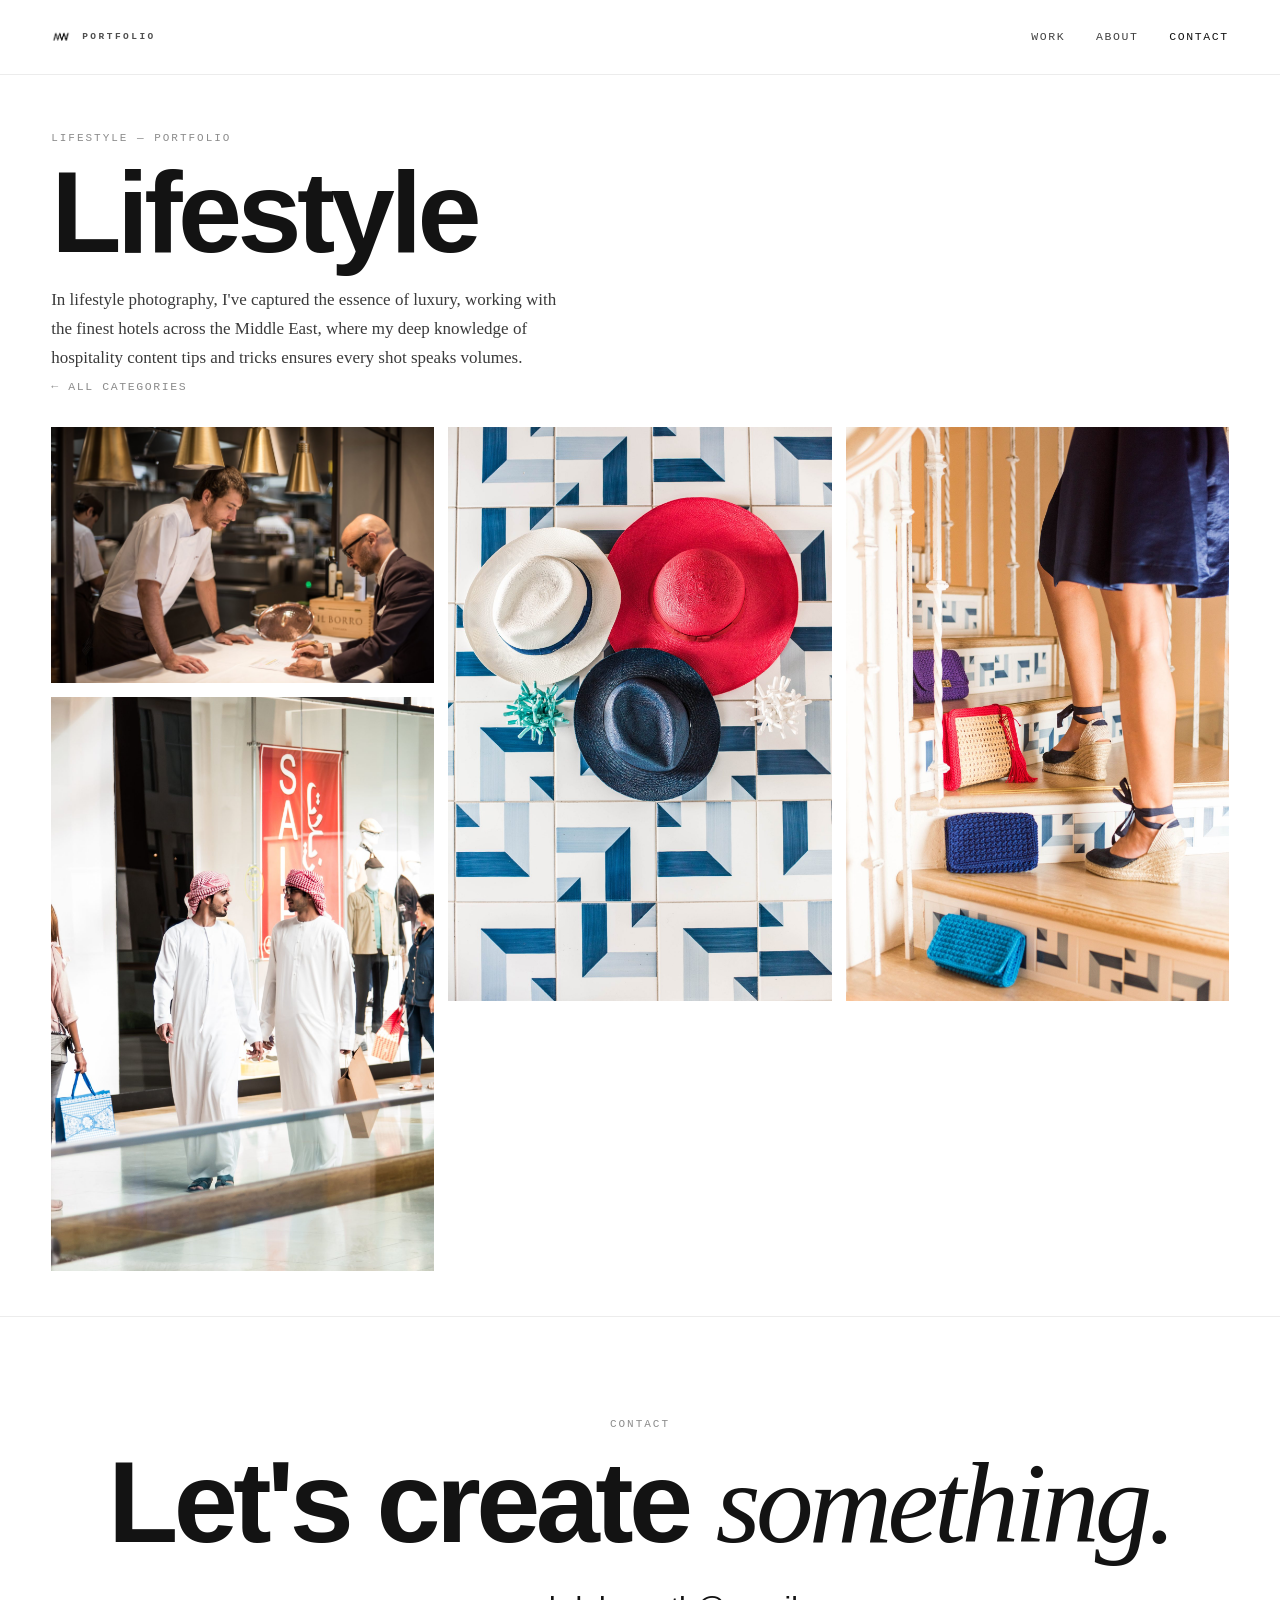
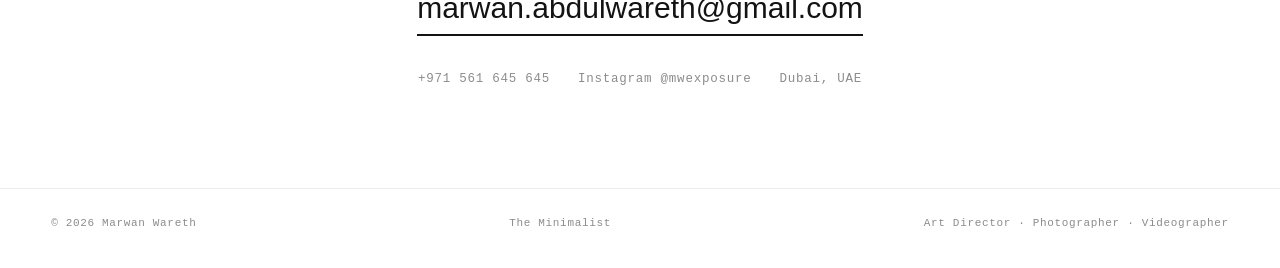
<file: lifestyle.html>
<!DOCTYPE html>
<html lang="en"><head>
<meta charset="UTF-8" /><meta name="viewport" content="width=device-width, initial-scale=1.0" />
<meta name="theme-color" content="#ffffff" />
<title>Lifestyle Photographer in Dubai — Marwan Wareth</title><meta name="description" content="In lifestyle photography, I've captured the essence of luxury, working with the finest hotels across the Middle East, where my deep knowledge of hospi" />
<meta name="keywords" content="lifestyle photographer Dubai, hospitality photographer Dubai" />
<meta name="author" content="Marwan Wareth" /><meta name="robots" content="index, follow, max-image-preview:large" />
<meta name="geo.region" content="AE-DU" /><meta name="geo.placename" content="Dubai" />
<link rel="canonical" href="https://marwanwareth.com/lifestyle.html" />
<meta property="og:type" content="website" /><meta property="og:site_name" content="Marwan Wareth" />
<meta property="og:title" content="Lifestyle Photographer in Dubai — Marwan Wareth" /><meta property="og:description" content="In lifestyle photography, I've captured the essence of luxury, working with the finest hotels across the Middle East, where my deep knowledge of hospi" />
<meta property="og:image" content="https://marwanwareth.com/img/og.jpg" /><meta name="twitter:card" content="summary_large_image" />
<link rel="stylesheet" href="assets/style.css" />
<link rel="icon" href="data:image/svg+xml,%3Csvg xmlns='http://www.w3.org/2000/svg' viewBox='0 0 100 100'%3E%3Crect width='100' height='100' fill='%23fff'/%3E%3Ctext x='50' y='70' font-family='Helvetica,Arial' font-size='52' font-weight='700' fill='%23131313' text-anchor='middle'%3EM%3C/text%3E%3C/svg%3E" />
</head><body class="sub">
<div class="site" id="site">
  <header id="hdr"><div class="nav">
    <a class="brand" href="index.html"><img src="img/logo-dark.png" alt="Marwan Wareth" /><span class="pf">Portfolio</span></a>
    <nav class="links"><a href="index.html#work">Work</a><a href="index.html#about">About</a><a href="index.html#contact" class="act">Contact</a></nav>
  </div></header>
  <section class="phead"><div class="wrap">
    <div class="lbl reveal">Lifestyle — Portfolio</div>
    <h1 class="reveal" style="margin-top:14px">Lifestyle</h1>
    <p class="reveal">In lifestyle photography, I've captured the essence of luxury, working with the finest hotels across the Middle East, where my deep knowledge of hospitality content tips and tricks ensures every shot speaks volumes.</p>
    <a class="back reveal" href="index.html#work">← All categories</a>
  </div></section><section class="work" style="padding-top:0"><div class="wrap"><div class="masonry reveal" id="masonry"></div></div></section>
  <section id="contact" class="contact reveal"><div class="wrap">
    <div class="lbl">Contact</div>
    <h2 style="margin-top:18px">Let's create <em>something.</em></h2>
    <a class="mail" href="mailto:marwan.abdulwareth@gmail.com">marwan.abdulwareth@gmail.com</a>
    <div class="lines">
      <a href="tel:+971561645645">+971 561 645 645</a>
      <a href="https://instagram.com/mwexposure" target="_blank" rel="noopener">Instagram @mwexposure</a>
      <span>Dubai, UAE</span>
    </div>
  </div></section>
  <footer><div class="wrap frow">
    <span>© 2026 Marwan Wareth</span><span>The Minimalist</span><span>Art Director · Photographer · Videographer</span>
  </div></footer>
  </div>
  <div class="lb" id="lb"><span class="x">✕ CLOSE (ESC)</span><img alt="" /></div>
  <script>window.GALLERY=["lifestyle-00","lifestyle-01","lifestyle-02","lifestyle-03"];</script>
  <script src="assets/app.js"></script>
</body></html>
</file>
<file: assets/style.css>
*{box-sizing:border-box}
html{scroll-behavior:smooth}
body{margin:0}
.site{
  --bg:#ffffff;--ink:#131313;--mut:#8c8c8c;--line:#ececec;--soft:#ececeb;--grey:#8b8b8b;
  --sans:"Helvetica Neue","Segoe UI",Roboto,Arial,sans-serif;
  --mono:ui-monospace,"SF Mono",Menlo,Consolas,monospace;
  --serif:Georgia,"Times New Roman",serif;
  background:var(--bg);color:var(--ink);font-family:var(--sans);line-height:1.5;-webkit-font-smoothing:antialiased;overflow-x:hidden;
}
.site a{color:inherit;text-decoration:none}
.site img{max-width:100%;display:block}
.wrap{max-width:1600px;margin:0 auto;padding:0 clamp(18px,4vw,64px)}
h1,h2,h3{margin:0;font-weight:600;letter-spacing:-.02em;line-height:1.0;text-wrap:balance}
.lbl{font-family:var(--mono);font-size:11px;letter-spacing:.18em;text-transform:uppercase;color:var(--mut)}
.reveal{opacity:0;transform:translateY(22px);transition:opacity .8s cubic-bezier(.2,.7,.2,1),transform .8s cubic-bezier(.2,.7,.2,1)}
.reveal.in{opacity:1;transform:none}
@media(prefers-reduced-motion:reduce){.reveal{opacity:1;transform:none;transition:none}}

/* header */
.site header{position:fixed;top:0;left:0;right:0;z-index:50;mix-blend-mode:difference}
.site header.solid{mix-blend-mode:normal;background:rgba(255,255,255,.88);backdrop-filter:blur(12px);border-bottom:1px solid var(--line)}
.nav{display:flex;align-items:center;justify-content:space-between;height:74px;max-width:1600px;margin:0 auto;padding:0 clamp(18px,4vw,64px)}
.brand{display:flex;align-items:center;gap:11px;font-weight:600;color:#fff}
.site header.solid .brand{color:var(--ink)}
.brand img{height:20px;filter:invert(1)}
.site header.solid .brand img{filter:none}
.brand .pf{font-family:var(--mono);font-size:9.5px;letter-spacing:.26em;opacity:.75;text-transform:uppercase}
.nav .links{display:flex;gap:clamp(20px,2.4vw,36px);font-family:var(--mono);font-size:11.5px;letter-spacing:.14em;text-transform:uppercase;color:#fff}
.site header.solid .nav .links{color:var(--ink)}
.nav .links a{opacity:.8}.nav .links a:hover,.nav .links a.act{opacity:1}
@media(max-width:640px){.nav .links a:not(.act){display:none}}

/* hero */
.hero{min-height:100vh;display:flex;flex-direction:column;justify-content:flex-end;padding-bottom:clamp(28px,5vh,60px);position:relative;isolation:isolate;color:#fff}
.hero .heroimg{position:absolute;inset:0;background-size:cover;background-position:center;z-index:-2}
.hero:after{content:"";position:absolute;inset:0;z-index:-1;background:linear-gradient(180deg,rgba(0,0,0,.5),rgba(0,0,0,.34) 34%,rgba(0,0,0,.78))}
.hero .top{position:absolute;top:96px;left:0;right:0}
.hero .top .ein{font-family:var(--mono);font-size:12px;letter-spacing:.14em;text-transform:uppercase;opacity:.9}
.hero h1{font-size:clamp(52px,11vw,190px);letter-spacing:-.04em;line-height:.86}
.hero .role{margin-top:clamp(14px,2vh,26px);display:flex;justify-content:space-between;align-items:flex-end;gap:24px;flex-wrap:wrap}
.hero .role .tag{font-family:var(--serif);font-style:italic;font-size:clamp(18px,2.2vw,30px);max-width:16ch;line-height:1.15}
.hero .role .meta{font-family:var(--mono);font-size:12px;letter-spacing:.1em;text-transform:uppercase;text-align:right;opacity:.9;line-height:2}
.hero .cue{margin-top:clamp(20px,4vh,44px);font-family:var(--mono);font-size:11px;letter-spacing:.16em;text-transform:uppercase;opacity:.85;display:flex;align-items:center;gap:10px}

/* work — big image features */
.work{padding:clamp(60px,10vh,130px) 0 clamp(30px,5vh,60px)}
.work .shead{display:flex;justify-content:space-between;align-items:flex-end;gap:20px;flex-wrap:wrap;margin-bottom:clamp(30px,5vh,56px)}
.work .shead h2{font-size:clamp(30px,5vw,64px)}
.feats{display:flex;flex-direction:column;gap:clamp(20px,3vh,44px)}
.feat{display:block;position:relative;overflow:hidden;background:var(--soft)}
.feat .fimg{aspect-ratio:16/8;background-size:cover;background-position:center;transition:transform .7s cubic-bezier(.2,.7,.2,1)}
.feat.small .fimg{aspect-ratio:4/3}
.feat:hover .fimg{transform:scale(1.03)}
.feat:after{content:"";position:absolute;inset:0;background:linear-gradient(180deg,rgba(0,0,0,.05),rgba(0,0,0,.5))}
.feat .cap{position:absolute;left:0;right:0;bottom:0;z-index:2;color:#fff;padding:clamp(22px,3vw,50px);display:flex;justify-content:space-between;align-items:flex-end;gap:20px}
.feat .cap .num{font-family:var(--mono);font-size:12px;opacity:.85}
.feat .cap h3{font-size:clamp(30px,4.4vw,68px);letter-spacing:-.03em}
.feat .cap .d{font-family:var(--serif);font-style:italic;font-size:clamp(14px,1.5vw,19px);opacity:.95;margin-top:8px;max-width:34ch}
.feat .cap .view{font-family:var(--mono);font-size:11.5px;letter-spacing:.14em;text-transform:uppercase;white-space:nowrap;border-bottom:1px solid rgba(255,255,255,.6);padding-bottom:4px}
.feat.ph .fimg{background:var(--grey);display:grid;place-items:center}
.feat.ph .fimg span{color:rgba(255,255,255,.7);font-family:var(--mono);font-size:12px;letter-spacing:.14em;text-transform:uppercase}
.dualrow{display:grid;grid-template-columns:1fr 1fr;gap:clamp(20px,3vh,44px)}
@media(max-width:760px){.dualrow{grid-template-columns:1fr}.feat .fimg,.feat.small .fimg{aspect-ratio:4/3}}

/* about */
.about{padding:clamp(60px,10vh,130px) 0;border-top:1px solid var(--line)}
.about .grid{display:grid;grid-template-columns:.72fr 1.28fr;gap:clamp(30px,5vw,80px);align-items:center}
@media(max-width:820px){.about .grid{grid-template-columns:1fr;gap:34px}}
.about .portrait{aspect-ratio:4/5;background:#000;background-size:cover;background-position:center top}
.about h2{font-size:clamp(34px,5vw,72px);letter-spacing:-.03em}
.about h2 em{font-family:var(--serif);font-style:italic;font-weight:400}
.about p{font-size:clamp(16px,1.4vw,19px);line-height:1.65;color:#3a3a3a;max-width:52ch;margin:22px 0 0}
.about .caps{display:flex;gap:10px;flex-wrap:wrap;margin-top:26px}
.about .caps span{font-family:var(--mono);font-size:11px;letter-spacing:.06em;text-transform:uppercase;border:1px solid var(--line);border-radius:30px;padding:8px 15px;color:#444}

/* contact */
.contact{padding:clamp(60px,11vh,140px) 0;border-top:1px solid var(--line);text-align:center}
.contact h2{font-size:clamp(44px,9vw,150px);letter-spacing:-.04em;line-height:.9}
.contact h2 em{font-family:var(--serif);font-style:italic;font-weight:400}
.contact .mail{display:inline-block;margin-top:30px;font-size:clamp(18px,2.4vw,30px);border-bottom:2px solid var(--ink);padding-bottom:4px}
.contact .lines{display:flex;gap:28px;justify-content:center;flex-wrap:wrap;margin-top:34px;font-family:var(--mono);font-size:12.5px;letter-spacing:.06em;color:var(--mut)}
.contact .lines a:hover{color:var(--ink)}

.site footer{border-top:1px solid var(--line);padding:26px 0 36px}
.frow{display:flex;justify-content:space-between;gap:16px;flex-wrap:wrap;color:var(--mut);font-family:var(--mono);font-size:11px;letter-spacing:.06em}

/* category page */
.phead{padding:130px 0 30px}
.phead h1{font-size:clamp(44px,9vw,120px);letter-spacing:-.04em;line-height:.9}
.phead p{font-family:var(--serif);font-size:17px;line-height:1.7;max-width:60ch;color:#3a3a3a;margin:22px 0 0}
.phead .back{margin-top:26px;font-family:var(--mono);font-size:11.5px;letter-spacing:.14em;text-transform:uppercase;color:var(--mut)}
.phead .back:hover{color:var(--ink)}
.masonry{columns:3 320px;column-gap:14px}
@media(max-width:640px){.masonry{columns:2 160px}}
.mitem{break-inside:avoid;margin:0 0 14px;overflow:hidden;background:var(--soft);cursor:zoom-in}
.mitem img{width:100%;display:block;transition:transform .5s}.mitem:hover img{transform:scale(1.04)}
.emptynote{background:var(--soft);color:#555;padding:clamp(40px,7vw,100px);text-align:center;font-family:var(--serif);font-size:19px}
.lb{position:fixed;inset:0;z-index:150;background:rgba(15,15,15,.95);display:none;align-items:center;justify-content:center;padding:24px;cursor:zoom-out}
.lb.on{display:flex}.lb img{max-width:95vw;max-height:92vh;object-fit:contain}
.lb .x{position:absolute;top:18px;right:22px;color:#fff;font-family:var(--mono);font-size:12px;letter-spacing:.1em;cursor:pointer}
</file>
